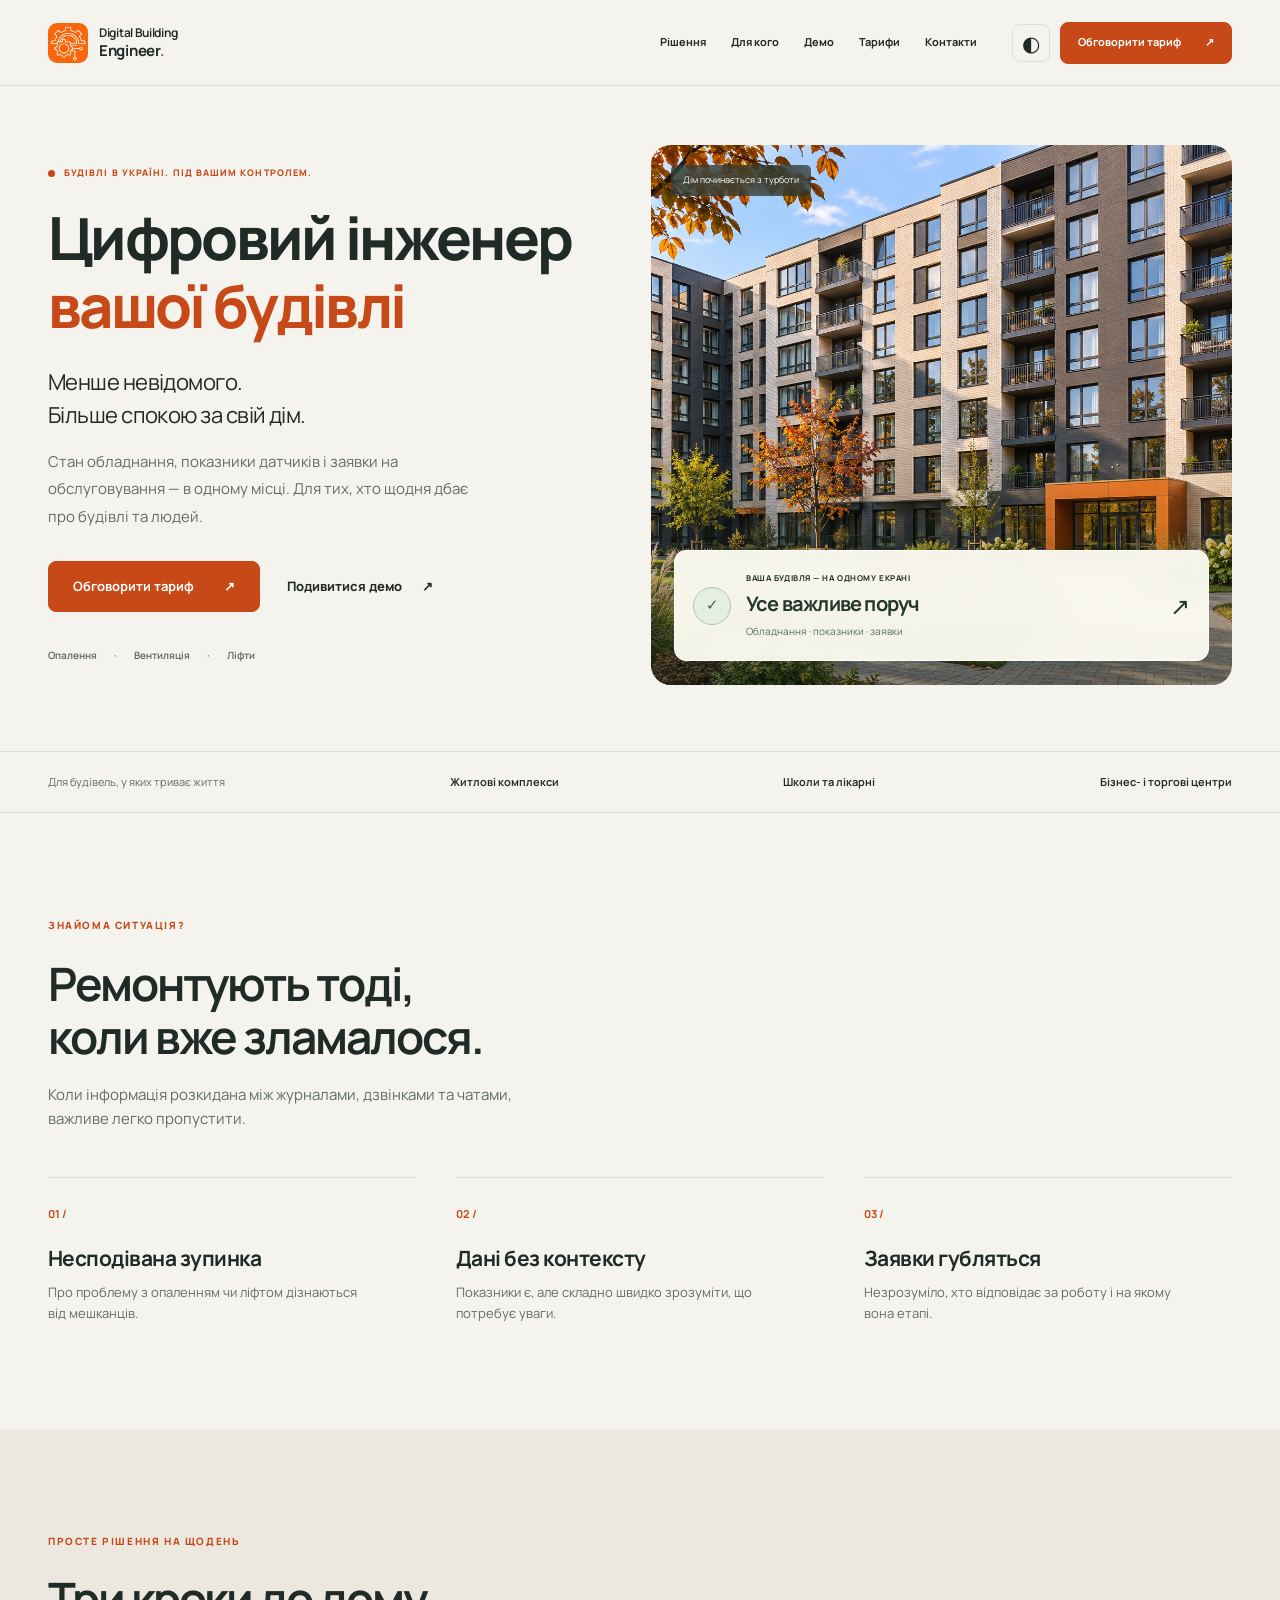
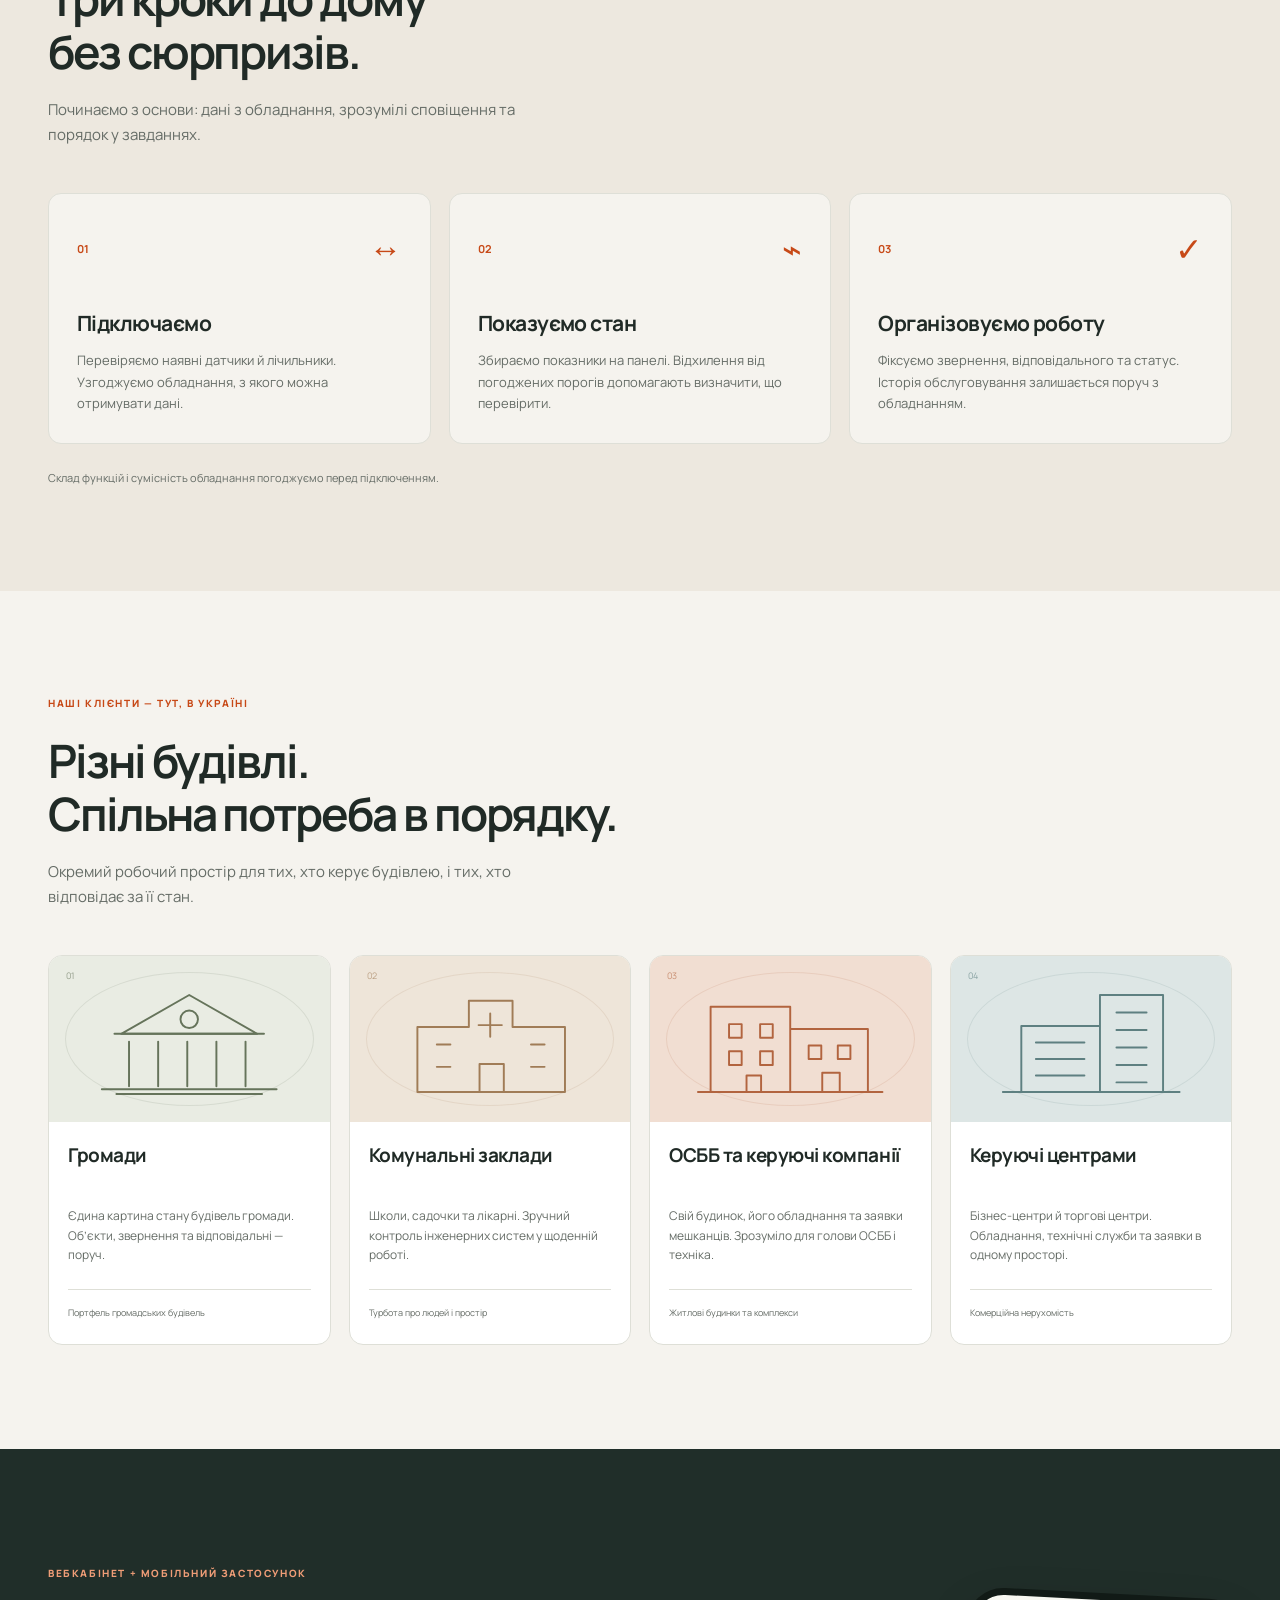
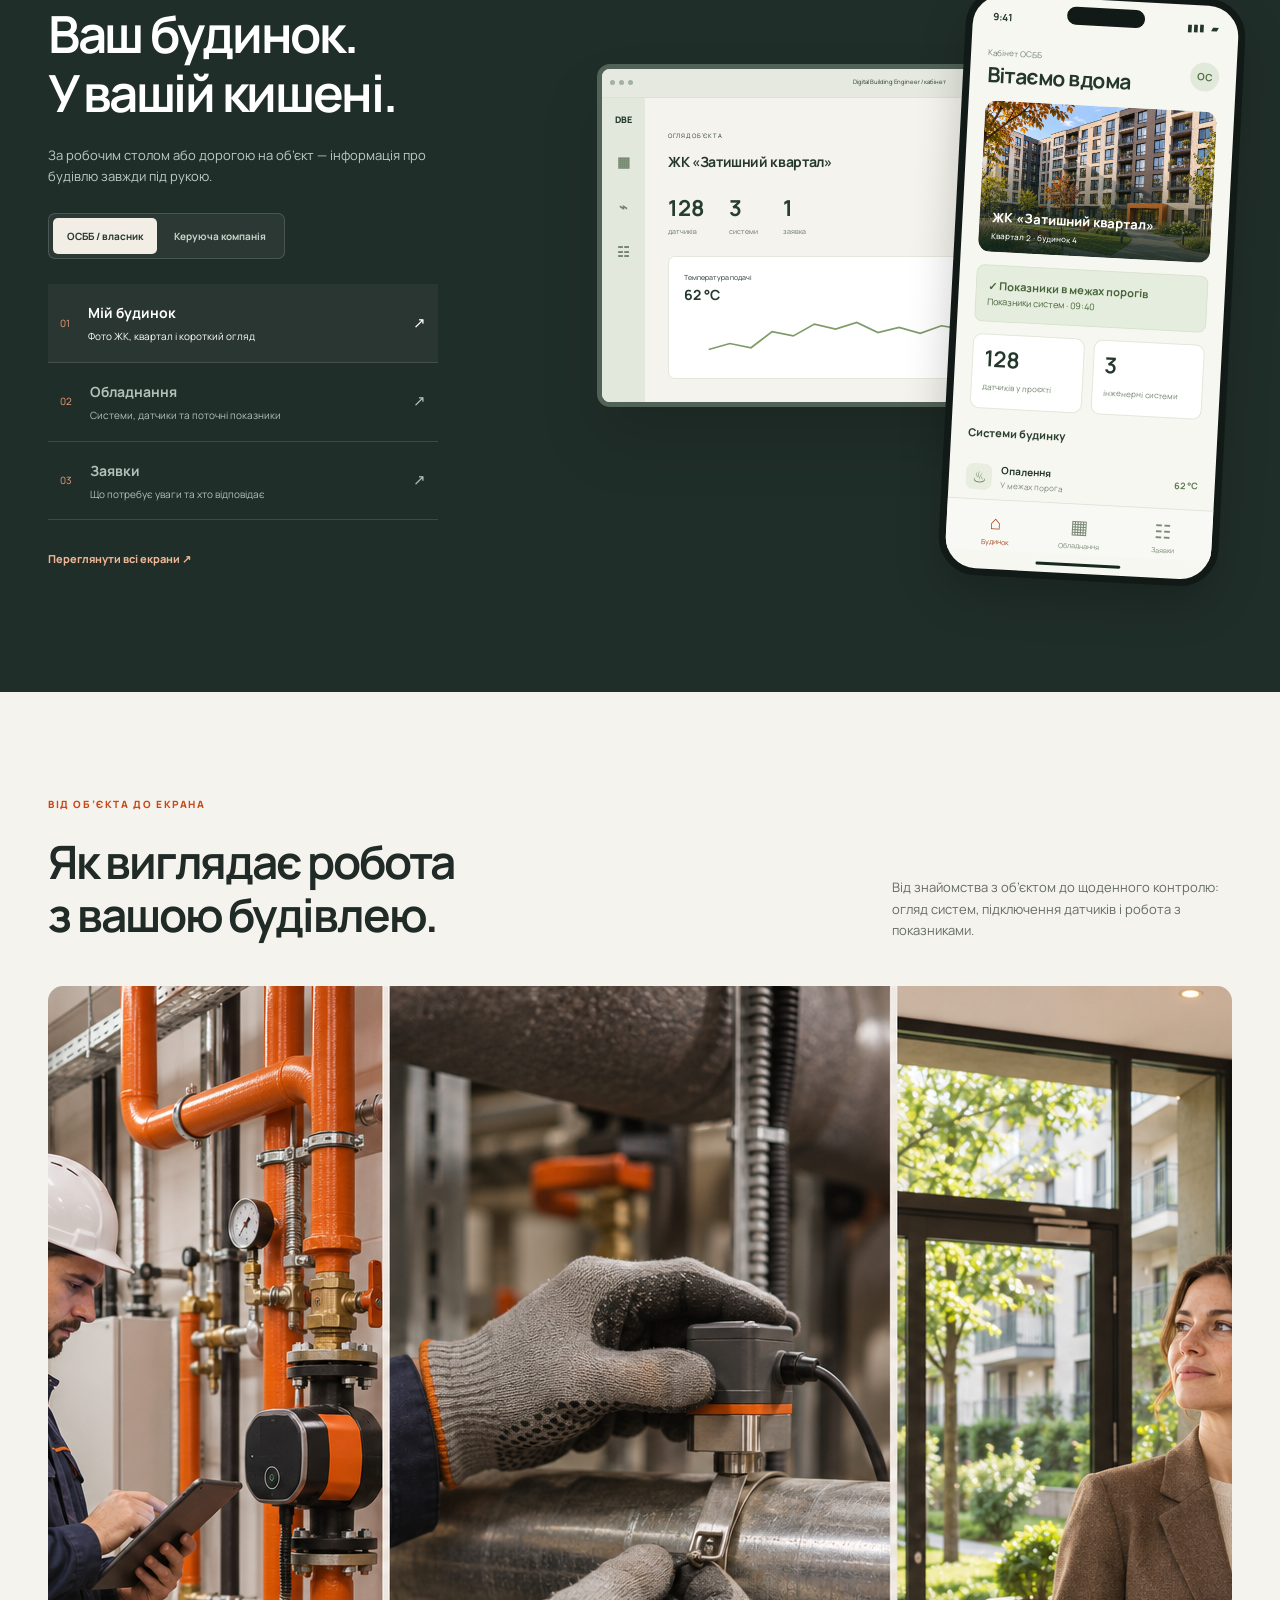
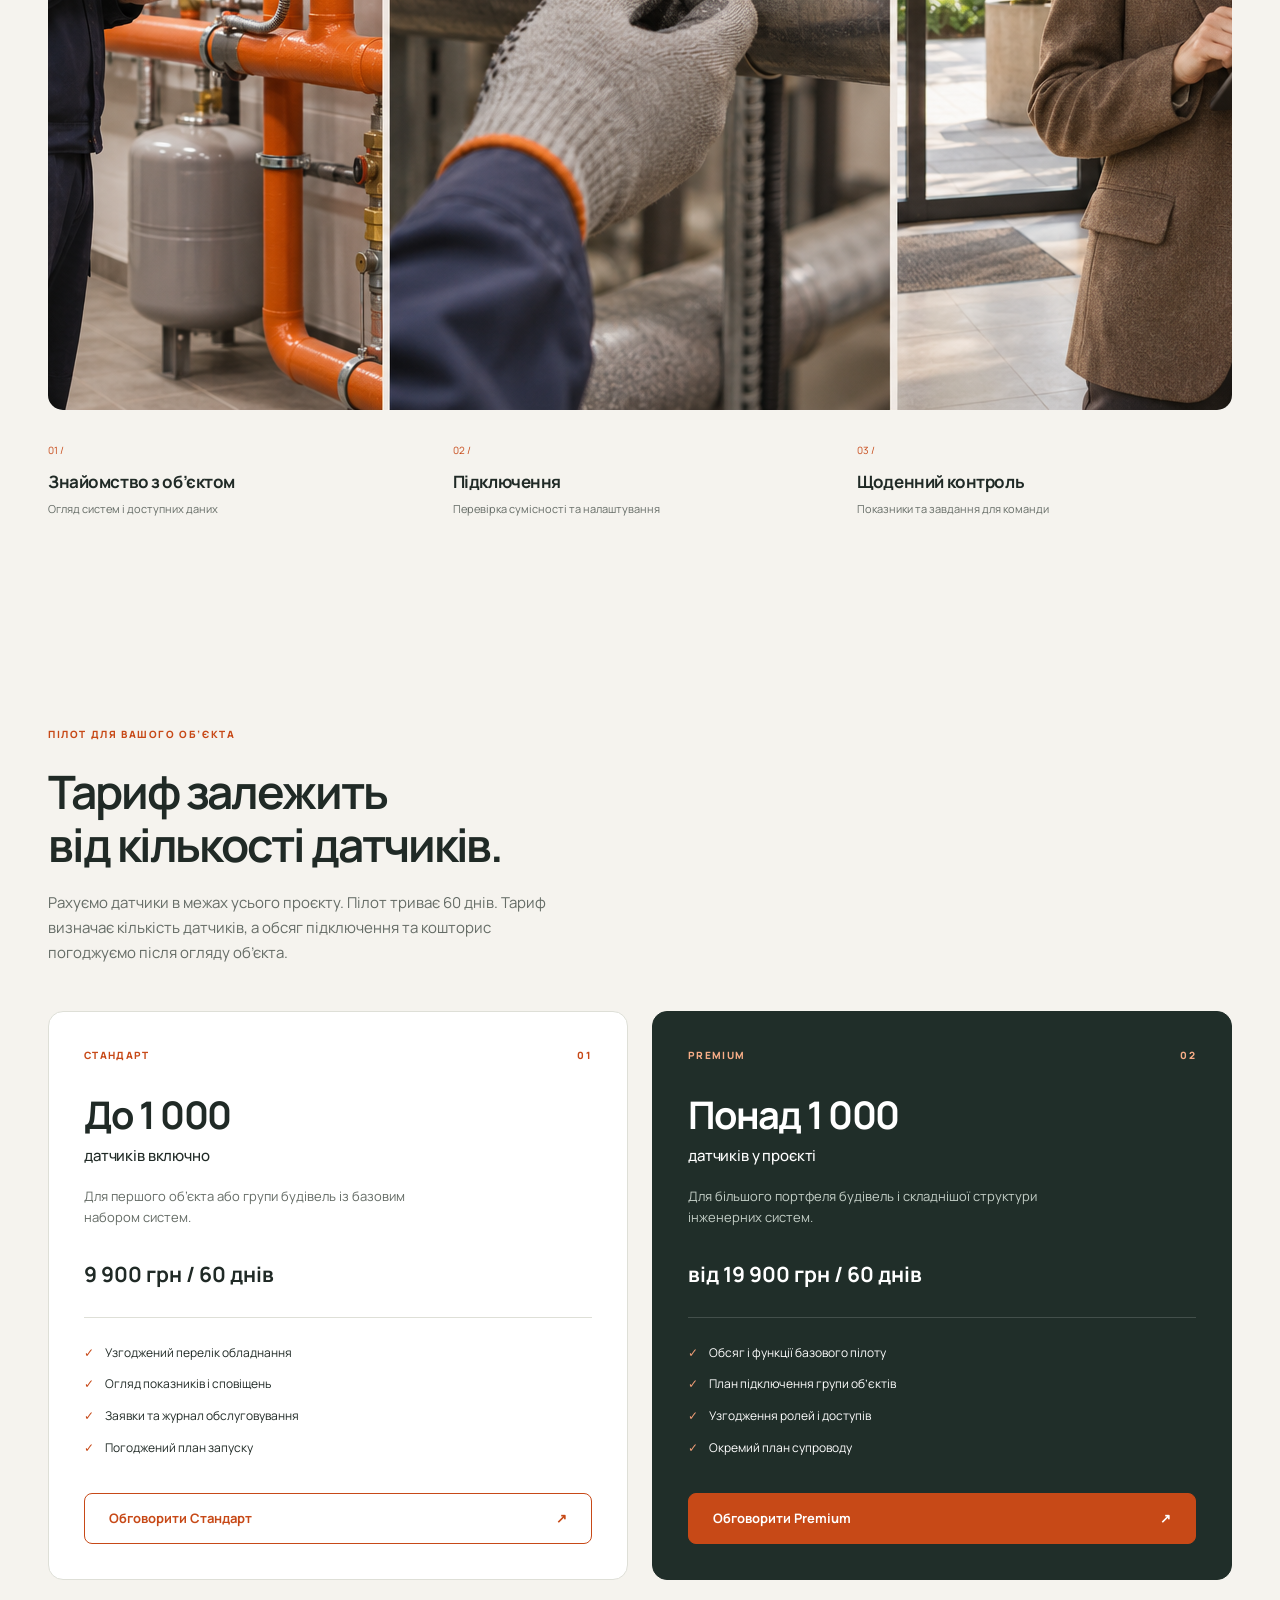
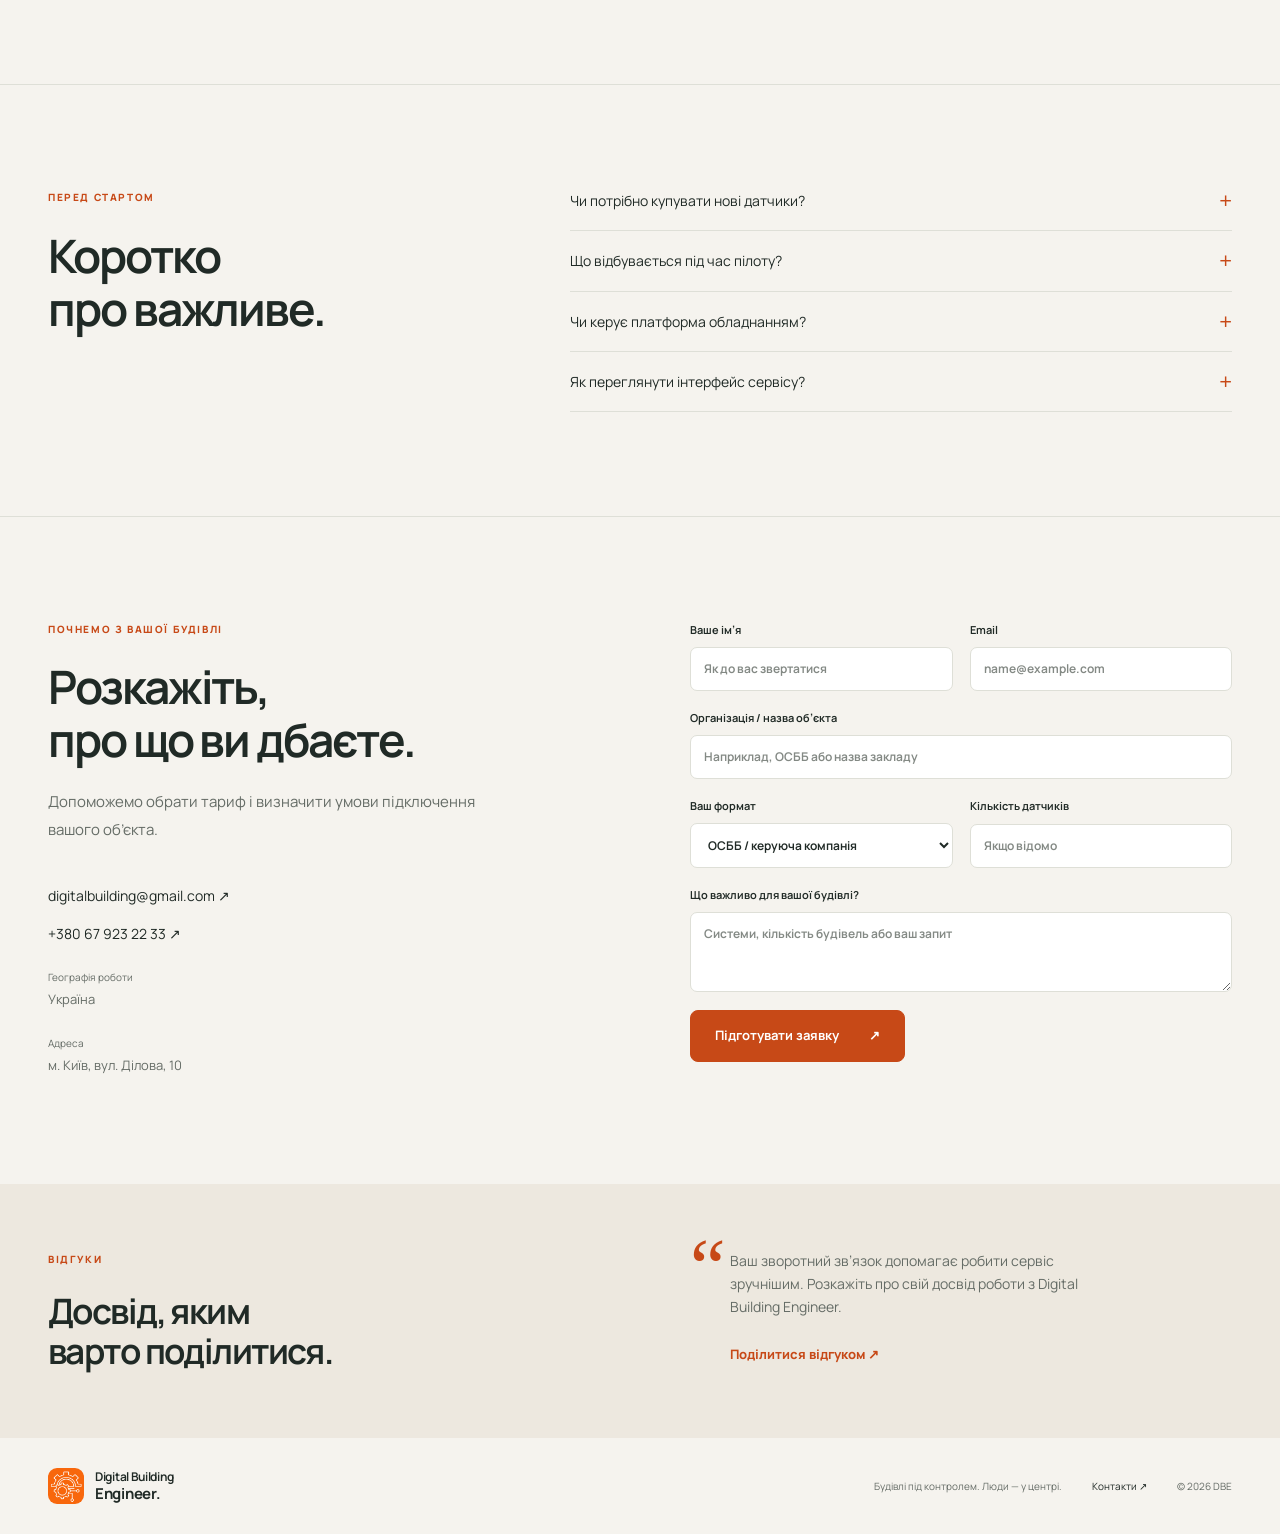
<file: index.html>
<!doctype html>
<html lang="uk">
<head>
  <meta charset="utf-8"><meta name="viewport" content="width=device-width, initial-scale=1">
  <title>Digital Building Engineer — цифровий інженер вашої будівлі</title>
  <meta name="description" content="Моніторинг інженерних систем для ОСББ, громад, комунальних закладів і керуючих центрів в Україні. Оберіть тариф для вашої будівлі та перегляньте інтерфейс сервісу.">
  <meta name="theme-color" content="#f4f2ed"><link rel="icon" href="images/favicon.png">
  <link rel="stylesheet" href="css/style.css?v=cd9d282">
  <script src="js/config.js" defer></script><script src="js/i18n.js" defer></script><script src="js/app.js?v=cd9d282" defer></script>
</head>
<body>
<a class="skip" href="#main">Перейти до змісту</a>
<header class="header"><div class="wrap header-inner">
  <a class="brand" href="#top" aria-label="Digital Building Engineer, на головну"><img src="images/favicon.png" width="40" height="40" alt=""><span>Digital Building<br><b>Engineer<span class="orange">.</span></b></span></a>
  <nav class="navigation" id="navigation" aria-label="Головне меню"><a href="#solution">Рішення</a><a href="#who">Для кого</a><a href="#demo">Демо</a><a href="#pricing">Тарифи</a><a href="#contact">Контакти</a></nav>
  <div class="header-actions"><button class="icon-button" id="theme" aria-label="Увімкнути темну тему" type="button">◐</button><a class="button small" href="#contact">Обговорити тариф <span>↗</span></a><button class="icon-button menu-toggle" id="menu" aria-controls="navigation" aria-expanded="false" aria-label="Відкрити меню" type="button">☰</button></div>
</div></header>
<main id="main">
<section class="hero wrap" id="top">
  <div class="hero-copy"><p class="eyebrow"><span class="dot"></span> БУДІВЛІ В УКРАЇНІ. ПІД ВАШИМ КОНТРОЛЕМ.</p><h1>Цифровий інженер <em>вашої будівлі</em></h1><p class="hero-sub">Менше невідомого.<br>Більше спокою за свій дім.</p><p class="intro">Стан обладнання, показники датчиків і заявки на обслуговування — в одному місці. Для тих, хто щодня дбає про будівлі та людей.</p><div class="actions"><a class="button" href="#contact">Обговорити тариф <span>↗</span></a><a class="text-link" href="#demo">Подивитися демо <span>↗</span></a></div><div class="hero-foot"><span>Опалення</span><span>Вентиляція</span><span>Ліфти</span></div></div>
  <figure class="hero-visual"><img src="images/residential-concept.png" width="1536" height="1024" alt="Житловий комплекс із зеленим подвір’ям"><div class="photo-top"><span class="glass-label">Дім починається з турботи</span></div><div class="floating-status"><span class="status-icon">✓</span><div><small>ВАША БУДІВЛЯ — НА ОДНОМУ ЕКРАНІ</small><strong>Усе важливе поруч</strong><span>Обладнання · показники · заявки</span></div><span class="status-arrow">↗</span></div></figure>
</section>
<div class="strip"><div class="wrap strip-inner"><span>Для будівель, у яких триває життя</span><span>Житлові комплекси</span><span>Школи та лікарні</span><span>Бізнес- і торгові центри</span></div></div>

<section class="section wrap" id="problem"><div class="section-heading"><p class="eyebrow">ЗНАЙОМА СИТУАЦІЯ?</p><h2>Ремонтують тоді,<br>коли вже зламалося.</h2><p>Коли інформація розкидана між журналами, дзвінками та чатами, важливе легко пропустити.</p></div><div class="problem-grid"><article><span class="number">01 /</span><h3>Несподівана зупинка</h3><p>Про проблему з опаленням чи ліфтом дізнаються від мешканців.</p></article><article><span class="number">02 /</span><h3>Дані без контексту</h3><p>Показники є, але складно швидко зрозуміти, що потребує уваги.</p></article><article><span class="number">03 /</span><h3>Заявки губляться</h3><p>Незрозуміло, хто відповідає за роботу і на якому вона етапі.</p></article></div></section>

<section class="section solution-section" id="solution"><div class="wrap"><div class="section-heading"><p class="eyebrow">ПРОСТЕ РІШЕННЯ НА ЩОДЕНЬ</p><h2>Три кроки до дому<br>без сюрпризів.</h2><p>Починаємо з основи: дані з обладнання, зрозумілі сповіщення та порядок у завданнях.</p></div><div class="steps"><article><div class="step-top"><span>01</span><span class="step-symbol">↔</span></div><h3>Підключаємо</h3><p>Перевіряємо наявні датчики й лічильники. Узгоджуємо обладнання, з якого можна отримувати дані.</p></article><article><div class="step-top"><span>02</span><span class="step-symbol">⌁</span></div><h3>Показуємо стан</h3><p>Збираємо показники на панелі. Відхилення від погоджених порогів допомагають визначити, що перевірити.</p></article><article><div class="step-top"><span>03</span><span class="step-symbol">✓</span></div><h3>Організовуємо роботу</h3><p>Фіксуємо звернення, відповідального та статус. Історія обслуговування залишається поруч з обладнанням.</p></article></div><p class="section-note">Склад функцій і сумісність обладнання погоджуємо перед підключенням.</p></div></section>

<section class="section wrap" id="who"><div class="section-heading"><p class="eyebrow">НАШІ КЛІЄНТИ — ТУТ, В УКРАЇНІ</p><h2>Різні будівлі.<br>Спільна потреба в порядку.</h2><p>Окремий робочий простір для тих, хто керує будівлею, і тих, хто відповідає за її стан.</p></div><div class="audiences">
  <article class="audience"><div class="audience-art civic" aria-hidden="true"><svg viewBox="0 0 260 150"><path d="M40 127H220M60 70L130 30L200 70Z"/><path d="M68 78V124M98 78V124M128 78V124M158 78V124M188 78V124"/><path d="M53 70H207M55 132H205"/><circle cx="130" cy="55" r="9"/></svg><span>01</span></div><div class="audience-copy"><h3>Громади</h3><p>Єдина картина стану будівель громади. Об’єкти, звернення та відповідальні — поруч.</p><span class="audience-tag">Портфель громадських будівель</span></div></article>
  <article class="audience"><div class="audience-art public" aria-hidden="true"><svg viewBox="0 0 260 150"><path d="M55 130V63H108V36H153V63H207V130Z"/><path d="M119 130V101H144V130M75 81H89M75 104H89M172 81H186M172 104H186M130 49V73M118 61H142"/></svg><span>02</span></div><div class="audience-copy"><h3>Комунальні заклади</h3><p>Школи, садочки та лікарні. Зручний контроль інженерних систем у щоденній роботі.</p><span class="audience-tag">Турбота про людей і простір</span></div></article>
  <article class="audience"><div class="audience-art home" aria-hidden="true"><svg viewBox="0 0 260 150"><path d="M48 130V42H130V130M130 130V65H210V130M35 130H225"/><path d="M67 60H80V74H67ZM99 60H112V74H99ZM67 88H80V102H67ZM99 88H112V102H99ZM149 82H162V96H149ZM179 82H192V96H179ZM85 130V113H100V130M163 130V110H181V130"/></svg><span>03</span></div><div class="audience-copy"><h3>ОСББ та керуючі компанії</h3><p>Свій будинок, його обладнання та заявки мешканців. Зрозуміло для голови ОСББ і техніка.</p><span class="audience-tag">Житлові будинки та комплекси</span></div></article>
  <article class="audience"><div class="audience-art commercial" aria-hidden="true"><svg viewBox="0 0 260 150"><path d="M39 130H221M58 130V62H139V130M139 130V30H204V130M73 79H123M73 96H123M73 113H123M156 48H187M156 66H187M156 84H187M156 102H187M156 120H187"/></svg><span>04</span></div><div class="audience-copy"><h3>Керуючі центрами</h3><p>Бізнес-центри й торгові центри. Обладнання, технічні служби та заявки в одному просторі.</p><span class="audience-tag">Комерційна нерухомість</span></div></article>
</div></section>

<section class="section demo-section" id="demo"><div class="wrap"><div class="demo-layout"><div class="demo-copy"><p class="eyebrow">ВЕБКАБІНЕТ + МОБІЛЬНИЙ ЗАСТОСУНОК</p><h2>Ваш будинок.<br>У вашій кишені.</h2><p>За робочим столом або дорогою на об’єкт — інформація про будівлю завжди під рукою.</p><div class="segmented" aria-label="Варіант мобільного інтерфейсу"><button type="button" data-variant="owner" aria-pressed="true">ОСББ / власник</button><button type="button" data-variant="manager" aria-pressed="false">Керуюча компанія</button></div><div class="demo-tabs" aria-label="Екрани мобільного застосунку"><button class="active" type="button" data-screen="home" aria-pressed="true"><span>01</span><div><strong>Мій будинок</strong><small>Фото ЖК, квартал і короткий огляд</small></div><span>↗</span></button><button type="button" data-screen="equipment" aria-pressed="false"><span>02</span><div><strong>Обладнання</strong><small>Системи, датчики та поточні показники</small></div><span>↗</span></button><button type="button" data-screen="tasks" aria-pressed="false"><span>03</span><div><strong>Заявки</strong><small>Що потребує уваги та хто відповідає</small></div><span>↗</span></button></div><a class="text-link light" href="mobile-demo.html">Переглянути всі екрани ↗</a></div><div class="devices"><div class="web-preview" aria-label="Вебкабінет"><div class="browser-bar"><i></i><i></i><i></i><span>Digital Building Engineer / кабінет</span></div><div class="web-body"><div class="web-sidebar">DBE<span>▦</span><span>⌁</span><span>☷</span></div><div class="web-content"><small>ОГЛЯД ОБ’ЄКТА</small><h3>ЖК «Затишний квартал»</h3><div class="web-stats"><span><b>128</b>датчиків</span><span><b>3</b>системи</span><span><b>1</b>заявка</span></div><div class="web-chart"><span>Температура подачі</span><strong>62 °C</strong><svg viewBox="0 0 300 65" aria-hidden="true"><path d="M0 49L25 42L50 47L75 28L100 33L125 19L150 25L175 17L200 29L225 23L250 30L275 21L300 25"/></svg></div></div></div></div><div class="phone" id="phone"><div class="phone-camera"></div><div class="phone-status"><b>9:41</b><span>▮▮▮ &nbsp; ▰</span></div><div id="phone-screen" class="phone-screen" aria-live="polite"></div><nav class="phone-nav" aria-label="Навігація демо"><button type="button" data-screen="home" aria-pressed="true">⌂<span>Будинок</span></button><button type="button" data-screen="equipment" aria-pressed="false">▦<span>Обладнання</span></button><button type="button" data-screen="tasks" aria-pressed="false">☷<span>Заявки</span></button></nav><div class="phone-home"></div></div></div></div></div></section>

<section class="section wrap" id="works"><div class="section-heading horizontal"><div><p class="eyebrow">ВІД ОБ’ЄКТА ДО ЕКРАНА</p><h2>Як виглядає робота<br>з вашою будівлею.</h2></div><p>Від знайомства з об’єктом до щоденного контролю: огляд систем, підключення датчиків і робота з показниками.</p></div><figure class="works-figure"><img src="images/work-concepts.png" width="1536" height="1024" alt="Огляд теплового пункту, підключення датчика та перегляд показників на планшеті" loading="lazy"></figure><div class="work-captions"><div><span>01 /</span><h3>Знайомство з об’єктом</h3><p>Огляд систем і доступних даних</p></div><div><span>02 /</span><h3>Підключення</h3><p>Перевірка сумісності та налаштування</p></div><div><span>03 /</span><h3>Щоденний контроль</h3><p>Показники та завдання для команди</p></div></div></section>

<section class="section wrap" id="pricing"><div class="section-heading"><p class="eyebrow">ПІЛОТ ДЛЯ ВАШОГО ОБ’ЄКТА</p><h2>Тариф залежить<br>від кількості датчиків.</h2><p>Рахуємо датчики в межах усього проєкту. Пілот триває 60 днів. Тариф визначає кількість датчиків, а обсяг підключення та кошторис погоджуємо після огляду об’єкта.</p></div><div class="pricing-grid"><article class="price-card"><div class="price-top"><span>СТАНДАРТ</span><span>01</span></div><h3>До 1 000 <small>датчиків включно</small></h3><p>Для першого об’єкта або групи будівель із базовим набором систем.</p><div class="price" id="price-standard">9 900 грн / 60 днів</div><ul><li>Узгоджений перелік обладнання</li><li>Огляд показників і сповіщень</li><li>Заявки та журнал обслуговування</li><li>Погоджений план запуску</li></ul><a class="button outline" href="#contact" data-plan="standard">Обговорити Стандарт <span>↗</span></a></article><article class="price-card premium"><div class="price-top"><span>PREMIUM</span><span>02</span></div><h3>Понад 1 000 <small>датчиків у проєкті</small></h3><p>Для більшого портфеля будівель і складнішої структури інженерних систем.</p><div class="price" id="price-premium">від 19 900 грн / 60 днів</div><ul><li>Обсяг і функції базового пілоту</li><li>План підключення групи об’єктів</li><li>Узгодження ролей і доступів</li><li>Окремий план супроводу</li></ul><a class="button" href="#contact" data-plan="premium">Обговорити Premium <span>↗</span></a></article></div></section>

<section class="section faq-section"><div class="wrap faq-layout"><div><p class="eyebrow">ПЕРЕД СТАРТОМ</p><h2>Коротко<br>про важливе.</h2></div><div class="faq-list"><details><summary>Чи потрібно купувати нові датчики?</summary><p>Спочатку перевіряємо обладнання, яке вже є. Якщо дані недоступні або датчиків недостатньо, обговорюємо додаткове обладнання окремо.</p></details><details><summary>Що відбувається під час пілоту?</summary><p>Знайомимося з будівлею, погоджуємо системи та кількість датчиків, перевіряємо підключення і налаштовуємо робочий простір. Тривалість і критерії перевірки фіксуємо перед стартом.</p></details><details><summary>Чи керує платформа обладнанням?</summary><p>У базовому сценарії йдеться про читання показників, сповіщення та облік завдань. Рішення щодо ремонту й роботи обладнання ухвалює відповідальний фахівець.</p></details><details><summary>Як переглянути інтерфейс сервісу?</summary><p>У розділі «Демо» оберіть роль ОСББ або керуючої компанії та перемикайтеся між будинком, обладнанням і заявками. Щоб обговорити підключення вашого об’єкта, залиште запит у формі нижче.</p></details></div></div></section>

<section class="section wrap" id="contact"><div class="contact-layout"><div><p class="eyebrow">ПОЧНЕМО З ВАШОЇ БУДІВЛІ</p><h2>Розкажіть,<br>про що ви дбаєте.</h2><p class="intro">Допоможемо обрати тариф і визначити умови підключення вашого об’єкта.</p><address class="contact-details"><a id="contact-email" href="mailto:digitalbuilding@gmail.com">digitalbuilding@gmail.com ↗</a><a id="contact-phone" href="tel:+380679232233">+380 67 923 22 33 ↗</a><p><span>Географія роботи</span>Україна</p><p id="contact-address"><span>Адреса</span>м. Київ, вул. Ділова, 10</p></address></div><form id="contact-form" class="contact-form"><div class="form-grid"><label>Ваше ім’я<input name="name" required autocomplete="name" placeholder="Як до вас звертатися"></label><label>Email<input name="email" type="email" required autocomplete="email" placeholder="name@example.com"></label></div><label>Організація / назва об’єкта<input name="organization" required autocomplete="organization" placeholder="Наприклад, ОСББ або назва закладу"></label><div class="form-grid"><label>Ваш формат<select name="building_type"><option>ОСББ / керуюча компанія</option><option>Громада</option><option>Комунальний заклад</option><option>Бізнес-центр / торговий центр</option></select></label><label>Кількість датчиків<input name="sensors" type="number" min="1" max="1000000" step="1" placeholder="Якщо відомо"></label></div><label>Що важливо для вашої будівлі?<textarea name="message" rows="3" placeholder="Системи, кількість будівель або ваш запит"></textarea></label><button class="button" type="submit">Підготувати заявку <span>↗</span></button><p id="form-status" role="status"></p><div id="email-fallback" hidden><label>Текст заявки<textarea id="email-draft" rows="7" readonly></textarea></label><button class="text-link" type="button" id="copy-draft">Скопіювати текст заявки</button></div></form></div></section>

<section class="reviews-section" id="reviews"><div class="wrap reviews-inner"><div><p class="eyebrow">ВІДГУКИ</p><h2>Досвід, яким<br>варто поділитися.</h2></div><div class="review-empty"><span class="quote-mark">“</span><p>Ваш зворотний зв’язок допомагає робити сервіс зручнішим. Розкажіть про свій досвід роботи з Digital Building Engineer.</p><a class="text-link" href="mailto:digitalbuilding@gmail.com?subject=%D0%92%D1%96%D0%B4%D0%B3%D1%83%D0%BA%20%D0%BF%D1%80%D0%BE%20Digital%20Building%20Engineer">Поділитися відгуком ↗</a></div></div></section>
</main>
<footer><div class="wrap footer-inner"><a class="brand" href="#top"><img src="images/favicon.png" width="36" height="36" alt=""><span>Digital Building<br><b>Engineer.</b></span></a><p>Будівлі під контролем. Люди — у центрі.</p><a href="#contact">Контакти ↗</a><span>© 2026 DBE</span></div></footer>
</body></html>
</file>
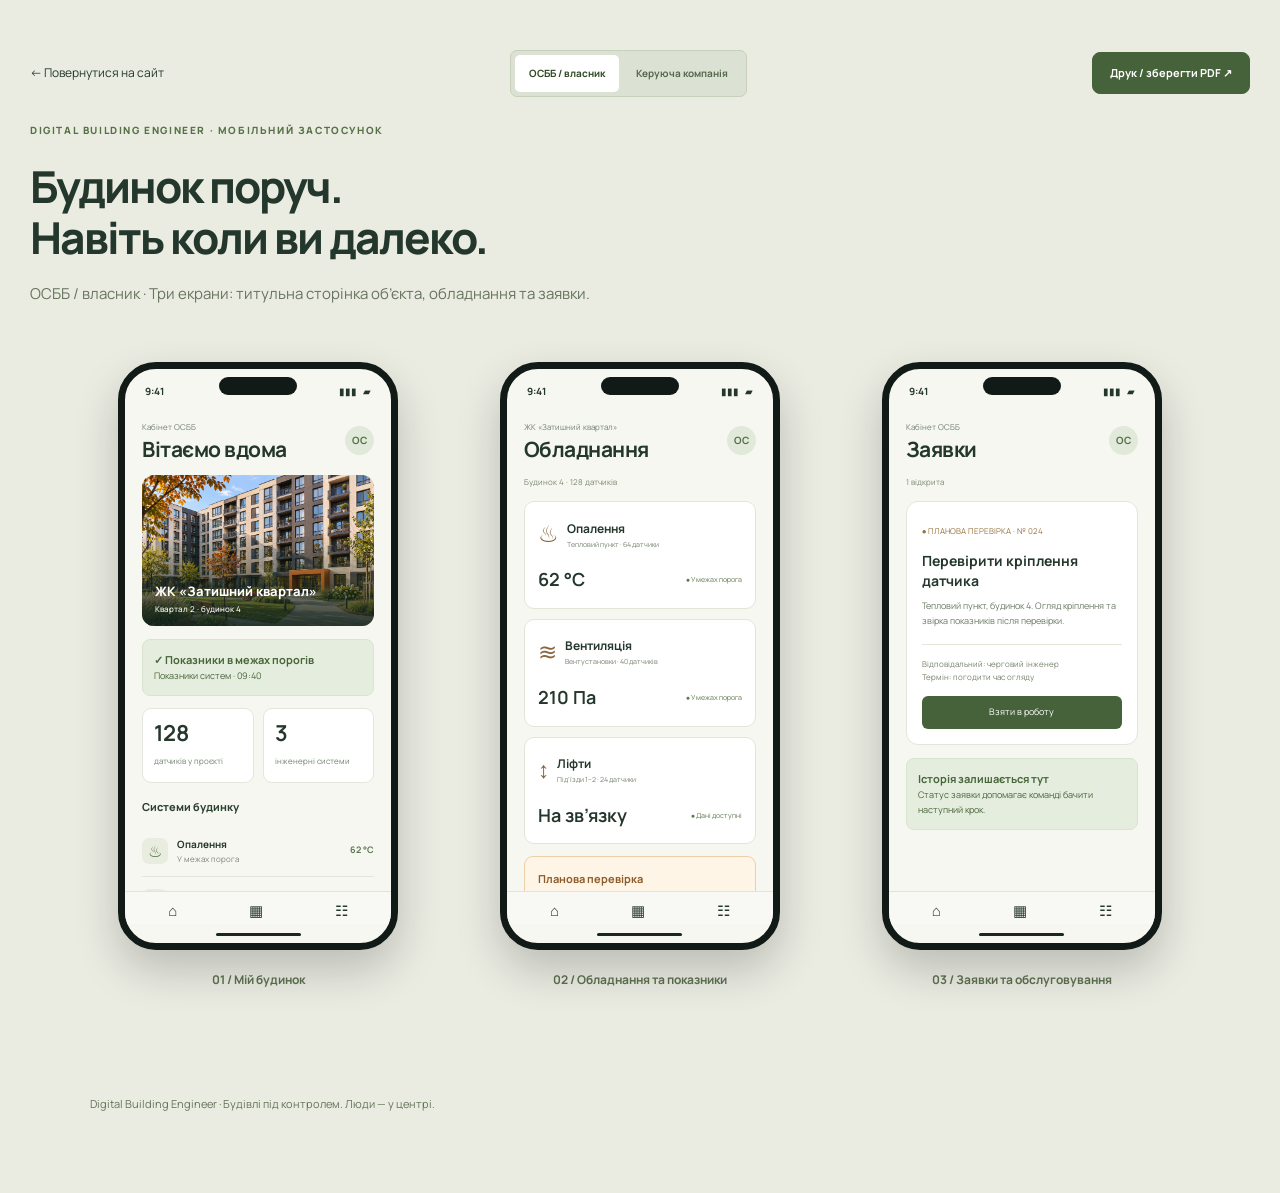
<file: mobile-demo.html>
<!doctype html><html lang="uk"><head><meta charset="utf-8"><meta name="viewport" content="width=device-width,initial-scale=1"><title>Мобільний застосунок — Digital Building Engineer</title><link rel="icon" href="images/favicon.png"><link rel="stylesheet" href="css/style.css?v=cd9d282"><script src="js/config.js" defer></script><script src="js/i18n.js" defer></script><script src="js/app.js?v=cd9d282" defer></script></head><body class="presentation"><header class="presentation-header"><div class="presentation-toolbar"><a class="back-link" href="index.html#demo">← Повернутися на сайт</a><div class="segmented" aria-label="Варіант застосунку"><button type="button" data-variant="owner" aria-pressed="true">ОСББ / власник</button><button type="button" data-variant="manager" aria-pressed="false">Керуюча компанія</button></div><button class="button small" type="button" id="print-screens">Друк / зберегти PDF ↗</button></div><p class="eyebrow">DIGITAL BUILDING ENGINEER · МОБІЛЬНИЙ ЗАСТОСУНОК</p><h1>Будинок поруч.<br>Навіть коли ви далеко.</h1><p><span id="variant-title">ОСББ / власник</span> · Три екрани: титульна сторінка об’єкта, обладнання та заявки.</p></header><main class="screen-gallery">
<figure><div class="phone"><div class="phone-camera"></div><div class="phone-status"><b>9:41</b><span>▮▮▮ &nbsp; ▰</span></div><div class="phone-screen" data-fixed-screen="home"></div><div class="phone-nav" aria-hidden="true"><span>⌂</span><span>▦</span><span>☷</span></div><div class="phone-home"></div></div><figcaption>01 / Мій будинок</figcaption></figure>
<figure><div class="phone"><div class="phone-camera"></div><div class="phone-status"><b>9:41</b><span>▮▮▮ &nbsp; ▰</span></div><div class="phone-screen" data-fixed-screen="equipment"></div><div class="phone-nav" aria-hidden="true"><span>⌂</span><span>▦</span><span>☷</span></div><div class="phone-home"></div></div><figcaption>02 / Обладнання та показники</figcaption></figure>
<figure><div class="phone"><div class="phone-camera"></div><div class="phone-status"><b>9:41</b><span>▮▮▮ &nbsp; ▰</span></div><div class="phone-screen" data-fixed-screen="tasks"></div><div class="phone-nav" aria-hidden="true"><span>⌂</span><span>▦</span><span>☷</span></div><div class="phone-home"></div></div><figcaption>03 / Заявки та обслуговування</figcaption></figure>
</main><footer class="presentation-footer">Digital Building Engineer · Будівлі під контролем. Люди — у центрі.</footer></body></html>
</file>
<file: css/style.css>
@import url('https://fonts.googleapis.com/css2?family=Manrope:wght@400;500;600;650;700;750;800&display=swap');
:root{--paper:#f5f3ee;--white:#fff;--ink:#202a26;--muted:#656c66;--line:#dedfd7;--accent:#c74917;--soft:#ede8df;--dark:#202e29;--green:#3e6553;--radius:20px;color-scheme:light}
*{box-sizing:border-box}html{scroll-behavior:smooth;scroll-padding-top:100px}body{margin:0;background:var(--paper);color:var(--ink);font:15px/1.65 Manrope,Arial,sans-serif}button,input,select,textarea{font:inherit}button,a,input,summary,select,textarea{-webkit-tap-highlight-color:transparent}button,a{touch-action:manipulation}a{color:inherit}button{cursor:pointer}img{max-width:100%;display:block}button:focus-visible,a:focus-visible,input:focus-visible,select:focus-visible,textarea:focus-visible,summary:focus-visible{outline:3px solid var(--accent);outline-offset:4px}button{color:inherit}h1,h2,h3,p,figure{margin:0}h1,h2,h3{line-height:1.15;letter-spacing:-.045em}h1{font-size:clamp(42px,4.65vw,72px);font-weight:750}h1 em{display:block;color:var(--accent);font-style:normal}h2{font-size:clamp(33px,3.6vw,52px);font-weight:650}h3{font-size:21px;letter-spacing:-.025em}p{color:var(--muted)}.wrap{width:min(1264px,calc(100% - 96px));margin-inline:auto}.section{padding-block:104px}.eyebrow{font-size:10px;letter-spacing:.16em;font-weight:800;color:var(--accent);margin-bottom:23px;display:flex;align-items:center;gap:9px}.dot{width:7px;height:7px;display:inline-block;background:var(--accent);border-radius:100%;flex-shrink:0}.orange{color:var(--accent)}.intro{font-size:15px;max-width:430px;line-height:1.85}.button{display:inline-flex;justify-content:space-between;align-items:center;gap:30px;min-height:50px;padding:14px 24px;background:var(--accent);border:1px solid var(--accent);border-radius:8px;color:#fff;text-decoration:none;font-weight:700;font-size:13px;transition:background .2s,transform .2s}.button:hover{background:#ac3d12;transform:translateY(-2px)}.button.small{font-size:11px;min-height:42px;padding:10px 17px;gap:24px}.button.outline{background:transparent;color:var(--accent)}.button.outline:hover{background:var(--soft)}.text-link{font-size:13px;font-weight:750;text-decoration:none;display:inline-flex;gap:20px;align-items:center;border:0;background:none;padding:8px 0}.text-link:hover{text-decoration:underline}.actions{display:flex;align-items:center;gap:27px;flex-wrap:wrap;margin-top:30px}.skip{position:absolute;left:-9999px}.skip:focus{left:20px;top:10px;z-index:100;background:var(--white);padding:10px}.header{position:sticky;top:0;z-index:50;background:var(--paper);border-bottom:1px solid var(--line)}.header-inner{min-height:85px;display:flex;align-items:center;gap:35px}.brand{display:flex;align-items:center;gap:11px;text-decoration:none;font-size:12px;line-height:1.3;letter-spacing:-.025em;font-weight:650;flex-shrink:0}.brand img{border-radius:9px}.brand b{font-size:15px}.navigation{display:flex;gap:25px;margin-left:auto}.navigation a{text-decoration:none;font-size:11px;font-weight:700;white-space:nowrap}.navigation a:hover{color:var(--accent)}.header-actions{display:flex;gap:10px;align-items:center}.icon-button{border:1px solid var(--line);border-radius:8px;background:transparent;width:38px;height:38px;font-size:21px}.menu-toggle{display:none}.hero{padding-top:55px;padding-bottom:62px;display:grid;grid-template-columns:1fr 1.06fr;gap:55px;align-items:center}.hero-copy{padding-block:25px}.hero .eyebrow{font-size:9px;letter-spacing:.12em}.hero-sub{font-size:22px;line-height:1.5;color:var(--ink);margin:25px 0 16px;letter-spacing:-.025em}.hero-foot{display:flex;gap:17px;font-size:10px;font-weight:650;color:var(--muted);margin-top:35px}.hero-foot span+span:before{content:'·';margin-right:17px;color:var(--accent)}.hero-visual{position:relative;height:540px;border-radius:20px;overflow:hidden;background:var(--soft)}.hero-visual>img{width:100%;height:100%;object-fit:cover;object-position:52%}.hero-visual:after{content:'';position:absolute;inset:55% 0 0;background:linear-gradient(transparent,#19281e75);pointer-events:none}.photo-top{position:absolute;top:20px;left:20px;right:20px;display:flex;justify-content:space-between;align-items:center;gap:12px}.glass-label,.visual-label{font-size:9px;color:#fff;background:#1d2c25a3;padding:8px 12px;border-radius:5px;backdrop-filter:blur(10px)}.visual-label{background:#ffffffd9;color:#303f34}.floating-status{position:absolute;z-index:2;bottom:49px;left:23px;right:23px;display:flex;gap:15px;align-items:center;background:#fffef6f0;backdrop-filter:blur(12px);border:1px solid #fff;padding:20px 18px;border-radius:12px;color:#25362c;box-shadow:0 10px 40px #12251822}.status-icon{width:38px;height:38px;display:grid;place-items:center;border:1px solid #adc9b1;background:#e5eee2;border-radius:50%;color:#40644c;flex-shrink:0}.floating-status div{display:grid;gap:3px}.floating-status small{font-size:8px;letter-spacing:.07em;font-weight:750}.floating-status strong{font-size:20px;letter-spacing:-.04em}.floating-status div>span{font-size:10px;color:#5e6c62}.status-arrow{margin-left:auto;font-size:24px}.hero-visual figcaption{position:absolute;bottom:17px;left:23px;font-size:8px;color:white;z-index:2}.strip{border-block:1px solid var(--line)}.strip-inner{display:flex;justify-content:space-between;gap:25px;padding-block:21px;font-size:11px;font-weight:650}.strip-inner>span:first-child{color:var(--muted);font-weight:400}.section-heading{max-width:680px;margin-bottom:45px}.section-heading>p:last-child{max-width:520px;margin-top:20px;font-size:15px}.problem-grid{display:grid;grid-template-columns:repeat(3,1fr);gap:40px}.problem-grid article{border-top:1px solid var(--line);padding-top:23px}.number{font-size:11px;color:var(--accent);font-weight:700}.problem-grid h3{margin-top:20px;margin-bottom:12px}.problem-grid p{font-size:13px;max-width:320px}.solution-section{background:var(--soft)}.steps{display:grid;grid-template-columns:repeat(3,1fr);gap:18px}.steps article{padding:28px;background:var(--paper);border:1px solid var(--line);border-radius:13px}.step-top{display:flex;align-items:center;justify-content:space-between;font-size:11px;color:var(--accent);font-weight:700;margin-bottom:35px}.step-symbol{font-size:33px;font-weight:400}.steps p{font-size:13px;margin-top:15px}.section-note{font-size:11px;margin-top:25px}.audiences{display:grid;grid-template-columns:repeat(4,1fr);gap:18px}.audience{border:1px solid var(--line);border-radius:14px;overflow:hidden;background:var(--white)}.audience-art{height:166px;position:relative;display:flex;align-items:center;justify-content:center;background:#e9ece3;color:#66745b}.audience-art svg{width:90%;height:90%;stroke:currentColor;fill:none;stroke-width:2;stroke-linejoin:round;stroke-linecap:round}.audience-art:before{content:'';position:absolute;inset:16px;border:1px solid currentColor;opacity:.14;border-radius:50%}.audience-art>span{position:absolute;top:13px;left:17px;font-size:9px;opacity:.65}.audience-art.public{background:#eee5d9;color:#a07c57}.audience-art.home{background:#f1ded2;color:#b2643f}.audience-art.commercial{background:#dde6e5;color:#5e8081}.audience-copy{padding:23px 19px}.audience h3{font-size:19px;min-height:46px}.audience p{font-size:12px;margin-top:15px}.audience-tag{display:block;border-top:1px solid var(--line);padding-top:16px;margin-top:24px;font-size:9px;color:var(--muted)}.demo-section{background:var(--dark);color:#fff;overflow:hidden}.demo-layout{display:grid;grid-template-columns:.88fr 1.12fr;gap:50px;align-items:center}.demo-section .eyebrow{color:#ef9d77}.demo-section h2{font-size:clamp(35px,4vw,56px);margin-bottom:23px}.demo-copy>p:not(.eyebrow){color:#becac3;max-width:420px;font-size:13px}.segmented{display:flex;gap:3px;padding:4px;background:#ffffff0d;border:1px solid #ffffff26;border-radius:7px;width:max-content;max-width:100%;margin:25px 0}.segmented button{border:0;border-radius:5px;background:transparent;color:#c8d2ca;font-size:10px;font-weight:700;padding:10px 14px}.segmented button[aria-pressed=true]{background:#f2eee5;color:#25372b}.demo-tabs{max-width:390px}.demo-tabs>button{display:flex;align-items:center;gap:18px;width:100%;padding:17px 12px;border:0;border-bottom:1px solid #ffffff21;background:transparent;color:#b4c0b8;text-align:left}.demo-tabs>button.active{color:white;background:#ffffff0a}.demo-tabs>button>span:first-child{font-size:10px;color:#ef9d77}.demo-tabs>button>span:last-child{margin-left:auto}.demo-tabs strong{display:block;font-size:14px}.demo-tabs small{font-size:10px;display:block;margin-top:4px}.demo-copy .demo-disclaimer{font-size:9px!important;margin:24px 0 10px}.demo-disclaimer .dot{background:#ef9d77;width:5px;height:5px;margin-right:5px}.text-link.light{font-size:11px;color:#f0b594}.devices{min-height:635px;position:relative;display:flex;align-items:center}.web-preview{width:91%;background:#f4f3ed;border:5px solid #516258;border-radius:13px;overflow:hidden;color:#25382d;box-shadow:0 35px 60px #0002;transform:translateY(-35px)}.browser-bar{height:29px;display:flex;align-items:center;padding:8px;gap:4px;border-bottom:1px solid #dedfd5;font-size:6px;background:#e6e9e0}.browser-bar i{width:5px;height:5px;background:#a2b1a4;border-radius:50%}.browser-bar>span{margin:auto}.web-body{display:flex;min-height:280px}.web-sidebar{background:#e2e8dc;width:43px;display:flex;flex-direction:column;align-items:center;padding-top:15px;font-size:9px;font-weight:800;gap:22px}.web-sidebar span{font-size:14px;color:#71866e}.web-content{padding:23px;width:calc(100% - 43px)}.web-content>small{font-size:6px;letter-spacing:.12em}.web-content h3{font-size:14px;margin:8px 0 20px}.web-stats{display:flex;gap:25px}.web-stats span{font-size:7px;color:#6a756b;display:grid}.web-stats b{font-size:22px;color:#263e2d}.web-chart{background:#fff;border:1px solid #e3e7dd;border-radius:7px;padding:15px;margin-top:18px;width:70%}.web-chart>span{font-size:7px;display:block}.web-chart strong{font-size:14px}.web-chart svg{width:100%;height:55px;display:block}.web-chart path{fill:none;stroke:#7f9b69;stroke-width:2}.phone{background:#f7f7f1;color:#24372c;width:280px;height:588px;flex-shrink:0;border:7px solid #111a16;border-radius:38px;box-shadow:0 20px 45px #0003;overflow:hidden;position:relative;display:flex;flex-direction:column}.devices .phone{position:absolute;right:0;top:40px;transform:rotate(3deg)}.phone-camera{position:absolute;top:8px;left:50%;transform:translateX(-50%);width:78px;height:18px;border-radius:20px;background:#111a16}.phone-status{display:flex;justify-content:space-between;align-items:center;padding:13px 20px 9px;font-size:10px;flex-shrink:0;height:40px}.phone-screen{padding:11px 17px;flex:1;min-height:0;overflow:auto;scrollbar-width:thin}.phone-heading{display:flex;justify-content:space-between;align-items:center;margin-bottom:14px}.phone-heading small{display:block;font-size:8px;color:#718271}.phone-heading h3{font-size:21px;margin-top:4px}.avatar{background:#e1e9da;display:grid;place-items:center;width:29px;height:29px;border-radius:50%;font-size:10px;font-weight:700;color:#527142}.phone-cover{position:relative;border-radius:12px;overflow:hidden;height:151px}.phone-cover img{width:100%;height:100%;object-fit:cover}.phone-cover:after{content:'';position:absolute;inset:40% 0 0;background:linear-gradient(transparent,#12261ed9)}.phone-cover>span{position:absolute;left:13px;bottom:11px;z-index:1;color:#fff;font-size:13px;font-weight:750;line-height:1.35}.phone-cover small{font-size:8px;display:block;margin-top:4px;font-weight:500}.phone-health{background:#e5eddf;border:1px solid #d8e4ce;color:#486539;font-size:9px;padding:11px;border-radius:8px;margin-top:13px}.phone-health strong{display:block;font-size:11px}.phone-mini-grid{display:grid;grid-template-columns:1fr 1fr;gap:9px;margin-top:12px}.phone-mini-grid>div{border:1px solid #e2e7dc;background:#fff;padding:11px;border-radius:9px}.phone-mini-grid b{display:block;font-size:22px;font-weight:650;line-height:1.2}.phone-mini-grid span{font-size:8px;color:#71826e}.phone-section-label{font-size:11px!important;margin:15px 0 9px;color:#2d4131!important;font-weight:750}.phone-row{padding:10px 0;border-bottom:1px solid #e1e7dc;display:flex;align-items:center;gap:9px;font-size:9px}.phone-row>span:first-child{width:26px;height:26px;display:grid;place-items:center;border-radius:7px;background:#e9eddf;font-size:16px;color:#567348}.phone-row div{flex:1}.phone-row small{display:block;font-size:8px;color:#7a8776}.phone-row strong{font-size:10px}.phone-row>b{font-size:9px;color:#5d7951}.phone-nav{display:flex;justify-content:space-around;border-top:1px solid #e0e5da;padding:7px 7px 0;background:#f8f9f4;flex-shrink:0}.phone-nav button{color:#7c8976;border:0;background:transparent;display:grid;justify-items:center;font-size:19px;line-height:1.2;padding:4px 7px;min-width:60px}.phone-nav button span{font-size:7px;margin-top:4px}.phone-nav button[aria-pressed=true]{color:#a4471f}.phone-home{background:#17291d;height:3px;width:85px;border-radius:10px;margin:9px auto 7px;flex-shrink:0}.phone-label{font-size:8px;color:#7b886f;margin-bottom:13px}.equipment-card{border:1px solid #e1e6d9;background:#fff;border-radius:10px;padding:13px;margin-top:10px}.equipment-card header{display:flex;align-items:center;gap:8px}.equipment-card header>span{font-size:23px;color:#8a663f}.equipment-card h4{font-size:12px;margin:0}.equipment-card small{font-size:7px;color:#75816d;display:block}.equipment-card .equipment-value{display:flex;justify-content:space-between;align-items:center;margin-top:12px}.equipment-value strong{font-size:18px;font-weight:650}.equipment-value span{font-size:7px;color:#5c794d}.demo-alert{border:1px solid #edcfa7;border-radius:9px;padding:13px;margin-top:12px;background:#fff5e6;font-size:9px;color:#8d5c2a}.demo-alert b{display:block;font-size:11px;margin-bottom:5px}.task-card{background:#fff;border:1px solid #e1e6da;border-radius:12px;padding:15px;margin-top:12px}.task-card>small{font-size:8px;color:#957441}.task-card h4{font-size:14px;line-height:1.4;margin:9px 0}.task-card p{font-size:9px;color:#6c7b65}.task-card .task-meta{font-size:8px;margin-top:15px;padding-top:12px;border-top:1px solid #e2e7da;color:#74836c}.task-card button{background:#46623a;border:0;color:white;border-radius:6px;padding:9px;width:100%;font-size:9px;margin-top:13px}.phone-message{font-size:8px;margin-top:12px;color:#73826b}.horizontal{max-width:none;display:flex;justify-content:space-between;align-items:flex-end;gap:40px}.horizontal>p:last-child{max-width:340px;font-size:13px}.works-figure img{width:100%;aspect-ratio:2.6;object-fit:cover;border-radius:15px;object-position:center 45%}.works-figure figcaption{font-size:10px;color:var(--muted);margin-top:12px}.work-captions{display:grid;grid-template-columns:repeat(3,1fr);gap:30px;margin-top:27px}.work-captions span{color:var(--accent);font-size:10px}.work-captions h3{font-size:17px;margin:10px 0 8px}.work-captions p{font-size:11px}.why-section{background:var(--soft)}.why-layout{display:grid;grid-template-columns:.9fr 1.1fr;gap:90px}.why-layout .intro{margin-top:23px}.before-after>div{display:grid;grid-template-columns:1fr 1fr;gap:20px;border-bottom:1px solid var(--line);padding:20px 0;font-size:12px}.before-after>div>span{color:var(--muted)}.before-after>div>strong{font-weight:650}.before-after .comparison-head{padding-top:0;font-size:11px}.comparison-head>span:last-child{color:var(--accent);font-weight:800}.pricing-grid{display:grid;grid-template-columns:1fr 1fr;gap:24px}.price-card{border:1px solid var(--line);border-radius:15px;padding:35px;background:var(--white)}.price-top{display:flex;justify-content:space-between;font-size:10px;letter-spacing:.13em;color:var(--accent);font-weight:800;margin-bottom:30px}.price-card h3{font-size:38px;letter-spacing:-.045em}.price-card h3 small{display:block;font-size:15px;letter-spacing:-.01em;font-weight:500;margin-top:10px}.price-card>p{font-size:13px;margin-top:22px;max-width:360px;min-height:44px}.price{font-size:21px;font-weight:700;margin-top:27px}.price-card ul{list-style:none;padding:25px 0;margin:25px 0 0;border-top:1px solid var(--line);font-size:12px;display:grid;gap:12px}.price-card li:before{content:'✓';color:var(--accent);margin-right:11px}.price-card .button{width:100%;margin-top:10px}.price-card.premium{background:var(--dark);color:#fff;border-color:var(--dark)}.premium .price-top{color:#f7ad87}.premium>p{color:#c3cec6}.premium ul{border-color:#ffffff28}.premium li:before{color:#ef9d77}.sensor-picker{margin-top:24px;padding:25px 30px;background:var(--soft);border-radius:12px;display:grid;grid-template-columns:1fr 1fr;gap:15px;align-items:center}.sensor-picker label{font-size:13px;font-weight:700}.sensor-picker>div{display:flex;align-items:center;gap:16px}.sensor-picker input{width:105px;background:var(--paper)}.sensor-picker output{font-size:11px;color:var(--accent);font-weight:750}.sensor-picker p{font-size:10px;grid-column:1/-1}.faq-section{border-block:1px solid var(--line)}.faq-layout{display:grid;grid-template-columns:.8fr 1.2fr;gap:80px}.faq-list details{border-bottom:1px solid var(--line);padding:18px 0}.faq-list details:first-child{padding-top:0}.faq-list summary{font-size:14px;cursor:pointer;list-style:none;display:flex;justify-content:space-between;gap:25px}.faq-list summary:after{content:'+';color:var(--accent);font-size:23px;line-height:1}.faq-list details[open] summary:after{content:'−'}.faq-list details p{font-size:12px;max-width:500px;margin-top:17px}.contact-layout{display:grid;grid-template-columns:1fr 1fr;gap:100px}.contact-layout .intro{margin-top:22px}.contact-details{font-style:normal;margin-top:40px;display:grid;gap:15px;overflow-wrap:anywhere}.contact-details a{font-size:14px;text-decoration:none}.contact-details a:hover{color:var(--accent)}.contact-details p{font-size:13px;margin-top:9px}.contact-details p>span{display:block;font-size:10px;margin-bottom:4px}.contact-form{display:grid;gap:18px}.form-grid{display:grid;grid-template-columns:1fr 1fr;gap:17px}label{display:grid;gap:8px;font-size:11px;font-weight:650}input,select,textarea{width:100%;min-width:0;border:1px solid var(--line);border-radius:7px;background:var(--white);color:var(--ink);padding:12px 13px;font-size:12px;line-height:1.5}textarea{resize:vertical}input::placeholder,textarea::placeholder{color:var(--muted);opacity:.8}.form-note{font-size:10px;line-height:1.6}.contact-form>.button{justify-self:start}.contact-form #form-status{font-size:11px;color:var(--accent)}#email-fallback{max-width:100%;min-width:0}.reviews-section{background:var(--soft);padding:65px 0}.reviews-inner{display:grid;grid-template-columns:1fr 1fr;gap:100px;align-items:center}.reviews-inner h2{font-size:35px}.review-empty{position:relative;padding-left:40px}.quote-mark{font:80px Georgia,serif;color:var(--accent);position:absolute;top:-27px;left:0}.review-empty p{font-size:14px;max-width:400px}.review-empty a{margin-top:18px;color:var(--accent)}footer{padding:30px 0}.footer-inner{display:flex;gap:30px;align-items:center;font-size:10px}.footer-inner>p{margin-left:auto}.footer-inner>a:not(.brand){text-decoration:none}.footer-inner>span{color:var(--muted)}[hidden]{display:none!important}
[data-theme=dark]{--paper:#18221d;--white:#202d25;--ink:#f1f0e8;--muted:#a8b4aa;--line:#36483a;--accent:#ef9769;--soft:#233128;--dark:#101e16;color-scheme:dark}[data-theme=dark] .button{background:#cd5d2b;border-color:#cd5d2b;color:#fff}[data-theme=dark] .button.outline{color:#f2ac89;background:transparent}[data-theme=dark] .hero-visual{background:#33432f}
@media(min-width:1500px){.hero-visual{height:590px}}
@media(max-width:1150px){.wrap{width:calc(100% - 60px)}.header-inner{gap:18px}.navigation{gap:17px}.hero{gap:30px}.hero-visual{height:510px}.floating-status{padding:16px 13px;gap:10px}.floating-status strong{font-size:17px}.hero .eyebrow{font-size:8px}.audiences{gap:12px}.audience-copy{padding:20px 15px}.audience h3{font-size:17px}.demo-layout{gap:25px}.phone{width:265px}.why-layout,.contact-layout,.reviews-inner{gap:55px}.header-actions .small{gap:15px}.navigation a{font-size:10px}}
@media(max-width:900px){.header-inner{min-height:72px}.navigation{display:none;position:absolute;left:0;right:0;top:100%;background:var(--paper);padding:20px 30px;border-bottom:1px solid var(--line);flex-wrap:wrap}.navigation.open{display:flex}.navigation a{font-size:13px;padding:8px}.header-actions{margin-left:auto}.menu-toggle{display:block}.hero{grid-template-columns:1fr 1fr;gap:22px}.hero h1{font-size:43px}.hero-sub{font-size:19px}.hero .intro{font-size:13px}.hero .eyebrow{line-height:1.7}.hero-visual{height:500px}.photo-top{left:13px;right:13px;flex-wrap:wrap;gap:6px}.floating-status{left:12px;right:12px;bottom:53px}.status-arrow{display:none}.status-icon{width:28px;height:28px}.floating-status small{font-size:6px}.floating-status strong{font-size:15px}.floating-status div>span{font-size:8px}.hero-visual figcaption{left:15px;right:15px;font-size:7px}.strip-inner{gap:20px;flex-wrap:wrap;justify-content:flex-start;font-size:10px}.section{padding-block:78px}.problem-grid{gap:24px}.steps{gap:12px}.steps article{padding:22px}.audiences{grid-template-columns:repeat(2,1fr);gap:20px}.audience h3{min-height:0;font-size:20px}.audience p{min-height:40px}.audience-art{height:180px}.audience-copy{padding:25px}.demo-layout{grid-template-columns:1fr;gap:40px}.demo-copy{display:grid;grid-template-columns:1fr 1fr;column-gap:35px}.demo-copy>.eyebrow{grid-column:1/-1}.demo-copy>h2{grid-column:1}.demo-copy>p:not(.eyebrow){grid-column:1}.demo-copy>.segmented{grid-column:2;grid-row:2;align-self:start;margin-top:0}.demo-tabs{grid-column:2;grid-row:3/6}.demo-copy>.demo-disclaimer{grid-column:1}.demo-copy>.text-link{grid-column:1}.devices{width:600px;max-width:100%;margin:auto;min-height:620px}.devices .phone{right:35px;top:0}.web-preview{width:90%}.phone{width:280px}.why-layout,.faq-layout{gap:35px}.contact-layout{gap:40px}.sensor-picker{grid-template-columns:1fr}.sensor-picker>p{grid-column:auto}.horizontal>p:last-child{max-width:260px}.price-card{padding:28px}.price-card h3{font-size:32px}.price{font-size:18px}.footer-inner{flex-wrap:wrap;gap:22px}.footer-inner>p{margin-left:0}.footer-inner .brand{margin-right:auto}}
@media(max-width:620px){.wrap{width:calc(100% - 36px)}.header-inner{gap:8px;min-height:68px}.brand{font-size:10px;gap:8px}.brand b{font-size:12px}.brand img{width:33px;height:33px}.header-actions{gap:6px}.header-actions .button{font-size:9px;padding:10px;min-height:36px;gap:8px}.header-actions .button span{display:none}.icon-button{width:32px;height:34px;font-size:18px}.hero{display:flex;flex-direction:column;align-items:stretch;gap:26px;padding-top:22px;padding-bottom:30px}.hero-copy{padding-top:16px;padding-bottom:0}.hero .eyebrow{font-size:8px;letter-spacing:.08em;margin-bottom:20px}.hero h1{font-size:clamp(39px,10.5vw,58px);max-width:500px}.hero-sub{font-size:20px;margin-top:20px}.hero .intro{font-size:13px;max-width:460px}.hero .actions{margin-top:23px;gap:22px}.button{font-size:12px;padding:13px 17px;gap:25px}.text-link{font-size:12px}.hero-foot{font-size:10px;margin-top:26px}.hero-visual{height:385px}.photo-top{top:15px;left:15px;right:15px;flex-wrap:nowrap}.glass-label,.visual-label{font-size:8px}.floating-status{left:15px;right:15px;padding:17px;bottom:40px}.floating-status small{font-size:7px}.floating-status strong{font-size:18px}.floating-status div>span{font-size:9px}.status-icon{width:34px;height:34px}.status-arrow{display:block}.hero-visual figcaption{font-size:7px;bottom:13px}.strip-inner{display:grid;grid-template-columns:1fr 1fr;gap:10px;padding-block:20px;font-size:9px}.strip-inner>span:first-child{grid-column:1/-1;font-size:10px}.section{padding-block:60px}.section-heading{margin-bottom:30px}h2{font-size:34px}.eyebrow{font-size:9px;letter-spacing:.12em;margin-bottom:18px}.section-heading>p:last-child{font-size:13px;margin-top:18px}.problem-grid{grid-template-columns:1fr;gap:23px}.problem-grid article{display:grid;grid-template-columns:34px 1fr;column-gap:10px;padding-top:20px}.problem-grid .number{grid-row:1/3;margin-top:2px}.problem-grid h3{margin:0 0 10px;font-size:20px}.problem-grid p{max-width:none}.steps{grid-template-columns:1fr;gap:13px}.steps article{padding:24px;position:relative}.step-top{margin-bottom:15px}.step-symbol{position:absolute;right:25px;top:20px;font-size:28px}.steps h3{font-size:23px}.steps p{margin-top:12px;font-size:13px}.section-note{font-size:10px}.audiences{grid-template-columns:1fr 1fr;gap:12px}.audience-art{height:130px}.audience-copy{padding:17px 13px}.audience h3{font-size:16px;min-height:39px;letter-spacing:-.035em}.audience p{font-size:11px;min-height:0;line-height:1.65}.audience-tag{font-size:8px;line-height:1.5;margin-top:18px;padding-top:13px;min-height:38px}.demo-copy{display:block}.demo-section h2{font-size:40px}.demo-copy>p:not(.eyebrow){font-size:13px;max-width:none}.demo-copy>.segmented{margin:24px 0}.segmented button{padding:10px 13px;font-size:10px}.demo-tabs{max-width:none}.demo-tabs>button{padding:13px 10px}.demo-copy>.demo-disclaimer{margin-top:20px}.devices{min-height:620px;width:100%;justify-content:center;margin-top:5px;align-items:flex-start}.devices .phone{top:12px;right:auto;transform:rotate(0);z-index:2}.web-preview{position:absolute;top:83px;left:0;width:100%;transform:none;opacity:.6}.web-body{min-height:290px}.web-content{padding:20px}.web-content h3{font-size:12px}.web-stats{gap:10px}.phone{width:280px;height:588px}.horizontal{display:block}.horizontal>p:last-child{max-width:none;margin-top:20px;font-size:13px}.works-figure img{aspect-ratio:1.5;object-fit:cover}.works-figure figcaption{font-size:9px}.work-captions{gap:13px;margin-top:20px}.work-captions h3{font-size:13px;line-height:1.4;letter-spacing:-.02em;margin-top:7px}.work-captions p{font-size:10px}.why-layout{grid-template-columns:1fr;gap:32px}.why-layout .intro{font-size:13px}.before-after>div{gap:18px;font-size:11px;padding:17px 0}.before-after>div>strong{line-height:1.7}.pricing-grid{grid-template-columns:1fr;gap:18px}.price-card{padding:28px}.price-card h3{font-size:38px}.price-card h3 small{font-size:15px}.price-card>p{min-height:0}.price{font-size:21px}.sensor-picker{padding:23px 20px;gap:15px}.sensor-picker>div{gap:12px}.sensor-picker input{width:100px}.sensor-picker output{font-size:11px}.faq-layout{grid-template-columns:1fr;gap:30px}.faq-list summary{font-size:13px}.faq-list details p{font-size:12px}.contact-layout{grid-template-columns:1fr;gap:35px}.contact-details{margin-top:27px;gap:13px}.contact-details a{font-size:13px}.form-grid{gap:12px}.contact-form{gap:17px}input,select,textarea{font-size:16px;padding:10px;letter-spacing:-.025em}.contact-form input::placeholder,.contact-form textarea::placeholder{font-size:12px}.contact-form select{font-size:12px}.reviews-section{padding:46px 0}.reviews-inner{grid-template-columns:1fr;gap:30px}.reviews-inner h2{font-size:30px}.review-empty{padding-left:34px}.review-empty p{font-size:12px}.review-empty a{font-size:11px}.footer-inner{gap:20px;font-size:9px}.footer-inner>p{order:4;width:100%}.footer-inner>.brand{width:auto}.footer-inner>a:not(.brand){margin-left:auto}.footer-inner>span{width:100%}footer{padding-block:27px}}
@media(prefers-reduced-motion:reduce){html{scroll-behavior:auto}*{transition:none!important;animation:none!important}}

/* Standalone screens for presentation use. */
.presentation{background:#eaece2;min-height:100vh;color:#24372c;padding:50px 30px}.presentation-header{max-width:1220px;margin:auto}.presentation-header h1{font-size:44px;margin:20px 0}.presentation-header p{max-width:600px;color:#68745f}.presentation-toolbar{display:flex;justify-content:space-between;gap:20px;align-items:center;flex-wrap:wrap;margin-bottom:25px}.presentation-toolbar .segmented{background:#dce2d3;border-color:#c6d0ba;margin:0}.presentation-toolbar .segmented button{color:#56684c}.presentation-toolbar .segmented button[aria-pressed=true]{background:#fff;color:#304723}.screen-gallery{max-width:1100px;margin:55px auto;display:grid;grid-template-columns:repeat(3,1fr);gap:45px;justify-items:center}.screen-gallery>figure>figcaption{font-size:12px;font-weight:700;margin:20px 0;text-align:center;color:#5e7052}.screen-gallery .phone{transform:none}.presentation-footer{max-width:1100px;margin:auto;font-size:11px;color:#657459}.presentation .button{background:#46623a;border-color:#46623a}.presentation .back-link{font-size:12px;text-decoration:none}.presentation .eyebrow{color:#587147}
@media(max-width:1000px){.screen-gallery{grid-template-columns:repeat(2,1fr)}.presentation-header h1{font-size:36px}}
@media(max-width:640px){.presentation{padding:30px 20px}.screen-gallery{grid-template-columns:1fr;gap:25px}.presentation-header h1{font-size:32px}.presentation-header p{font-size:13px}}
@media print{.presentation{padding:15px;background:#eaece2!important;print-color-adjust:exact;-webkit-print-color-adjust:exact}.presentation-toolbar,.presentation .back-link{display:none}.presentation-header h1{font-size:28px}.presentation-header p{font-size:11px}.screen-gallery{display:flex;justify-content:center;gap:30px;margin:30px 0}.screen-gallery .phone{width:265px;height:580px;box-shadow:none}.screen-gallery>figure{break-inside:avoid}.presentation-footer{font-size:9px}@page{size:A4 landscape;margin:10mm}}

.contact-details .contact-placeholder{font-size:10px;max-width:360px;border-left:2px solid var(--accent);padding-left:13px}.contact-details a:not([href]){cursor:text;color:var(--muted)}

/* Spacing for the published website after removing editorial captions. */
.hero-visual .floating-status{bottom:24px}.demo-copy>.text-link.light{margin-top:22px}
@media(max-width:620px){.hero-visual .floating-status{bottom:18px}}
</file>
